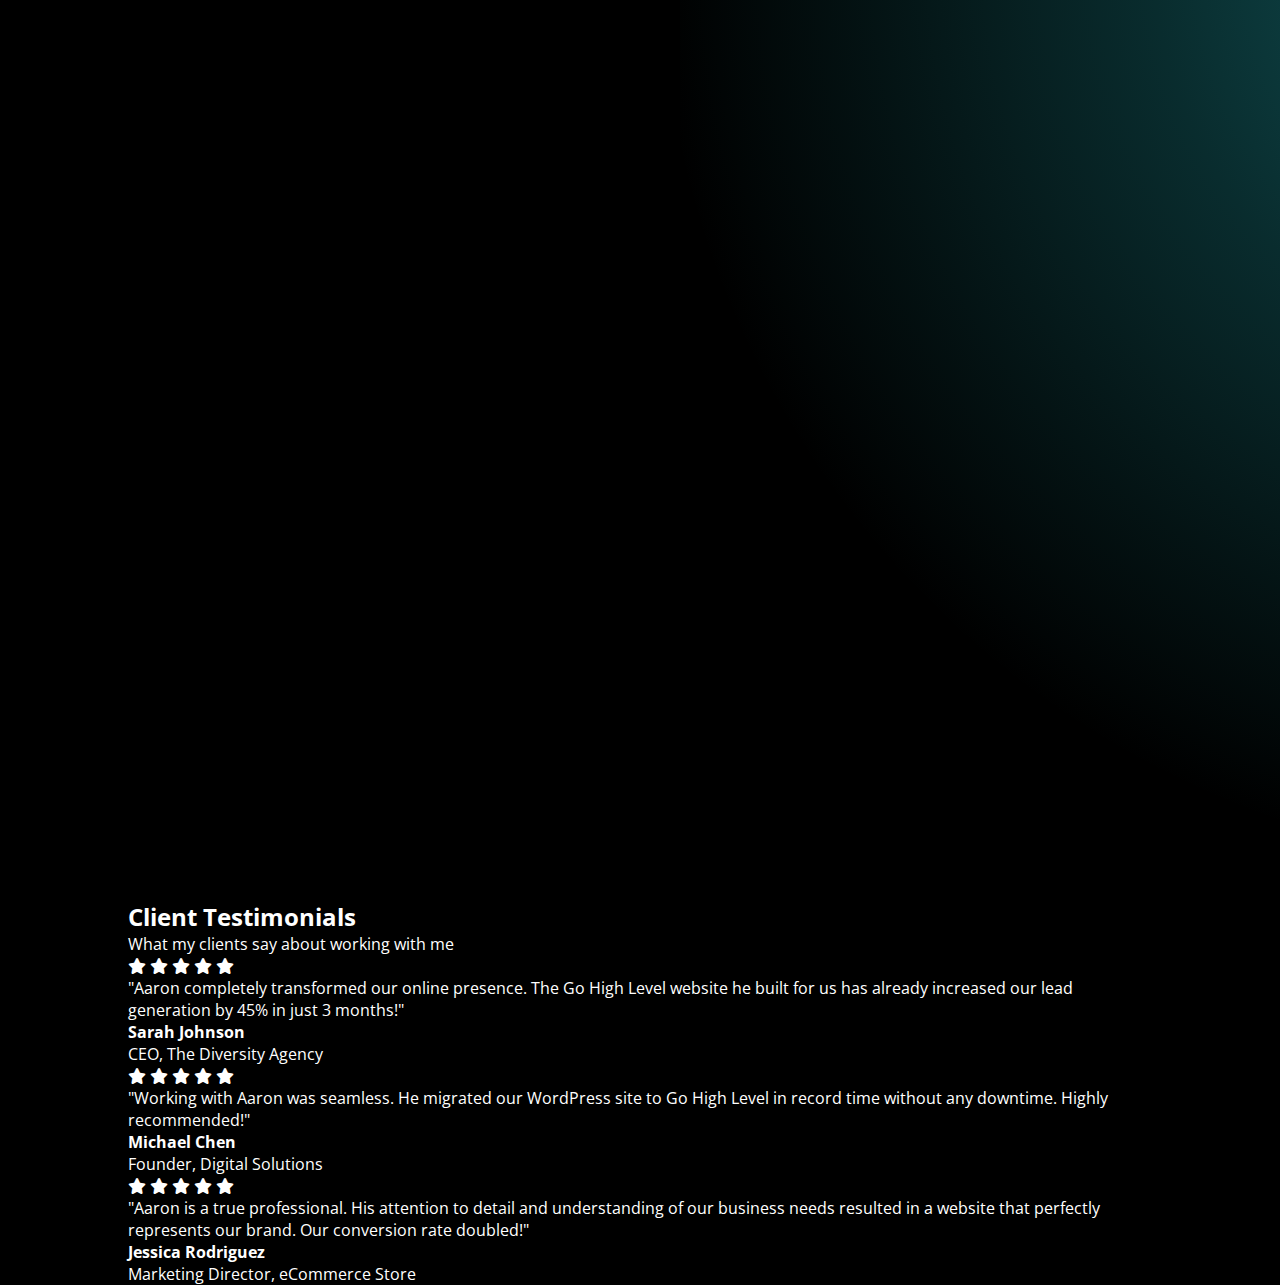
<file: index.html>
<!DOCTYPE html>
<html lang="en">

<head>
  <meta charset="UTF-8">
  <meta name="viewport" content="width=device-width, initial-scale=1.0">
  <meta name="description" content="Full Stack Developer & Designer specializing in Go High Level, WordPress, and modern web solutions. Transform your business with professional web development services.">
  <meta name="keywords" content="web developer, designer, Go High Level, WordPress, full stack developer, web design, business solutions">
  <meta name="author" content="Aaron Hernandez">
  <meta name="robots" content="index, follow">
  <meta name="language" content="English">
  
  <!-- Open Graph Meta Tags -->
  <meta property="og:title" content="Aaron Hernandez - Full Stack Developer & Designer">
  <meta property="og:description" content="Transform your business with professional web development. Specializing in Go High Level, WordPress, and modern web solutions.">
  <meta property="og:image" content="https://aaronchristianhernandez.com/AaronHernandez.png">
  <meta property="og:url" content="https://aaronchristianhernandez.com/">
  <meta property="og:type" content="website">
  <meta property="og:site_name" content="Aaron Hernandez Portfolio">
  
  <!-- Twitter Card Meta Tags -->
  <meta name="twitter:card" content="summary_large_image">
  <meta name="twitter:title" content="Aaron Hernandez - Full Stack Developer & Designer">
  <meta name="twitter:description" content="Transform your business with professional web development. Specializing in Go High Level, WordPress, and modern web solutions.">
  <meta name="twitter:image" content="https://aaronchristianhernandez.com/AaronHernandez.png">
  
  <title>AaronHernandez</title>

  <!-- icons -->
  <link rel="stylesheet" href="https://cdnjs.cloudflare.com/ajax/libs/font-awesome/6.0.0-beta3/css/all.min.css">

  <!-- Styles -->
  <link rel="stylesheet" href="styles.css">

</head>

<body>
  <section id="hero">
    <header>
      <a href="index.html" class="header-logo">Aaron<span></span></a>
      <nav>
        <a href="/" class="nav-item active">Home</a>
        <a href="/about/" class="nav-item">About</a>
        <a href="/services/" class="nav-item">Services</a>
        <a href="/projects/" class="nav-item">Projects</a>
        <a href="/pricing/" class="nav-item">Pricing</a>
        <a href="/contact/" class="nav-item">Contact</a>
      </nav>
    </header>

    <div class="content">
      <div class="left">
        <h3>Hi, I'm <span class="accent">Aaron</span> Hernandez</h3>
        <h2><span >a</span> <span class="typing-container"><span class="typing"></span></span></h2>

        <p>
          I use animation as a third dimension by which to simplify experiences and guiding thro each and every interaction. I'm not adding motion just to spruce things up, but doing it in ways that.
        </p>
        <div class="cta-section">
          <a href="/projects/" class="cta-1">Projects
            <i class="fa-solid fa-code"></i>
          </a>
          <button class="cta-2">Hire me
            <i class="fa-solid fa-arrow-up-right-from-square"></i>
          </button>
        </div>
        <div class="social-section">
          <i class="fa-brands fa-facebook-f"></i>
          <i class="fa-brands fa-instagram"></i>
          <i class="fa-brands fa-linkedin-in"></i>
        </div>
      </div>

      <div class="right">
        <div class="img-wrap">
          <img class="hero-img " src="AaronHernandez.png" alt="Aaron Hernandez">
    
        </div>
      </div>


    </div>
  </section>

  <script>
    const typingElement = document.querySelector('.typing');
    const words = ['Website Developer.', 'Go High Level Expert', 'WordPress Developer.', 'Social Media Manager.'];
    let wordIndex = 0;
    let charIndex = 0;
    let isDeleting = false;
    let typeSpeed = 100;
    let deleteSpeed = 50;
    let delayBetweenWords = 2000;
    let lastTypeTime = Date.now();

    function type() {
      const currentWord = words[wordIndex];
      const now = Date.now();

      // Typing phase
      if (!isDeleting && charIndex < currentWord.length) {
        if (now - lastTypeTime > typeSpeed) {
          typingElement.textContent += currentWord.charAt(charIndex);
          charIndex++;
          lastTypeTime = now;
        }
      }
      // Deleting phase
      else if (isDeleting && charIndex > 0) {
        if (now - lastTypeTime > deleteSpeed) {
          typingElement.textContent = currentWord.substring(0, charIndex - 1);
          charIndex--;
          lastTypeTime = now;
        }
      }
      // Switch to deleting after word is typed
      else if (!isDeleting && charIndex === currentWord.length) {
        isDeleting = true;
        lastTypeTime = now + delayBetweenWords;
      }
      // Move to next word
      else if (isDeleting && charIndex === 0) {
        isDeleting = false;
        wordIndex = (wordIndex + 1) % words.length;
        lastTypeTime = now;
      }

      requestAnimationFrame(type);
    }

    type();
  </script>

  <!-- Testimonials Section -->
  <section id="testimonials">
    <div class="testimonials-container">
      <h2>Client <span class="accent-large">Testimonials</span></h2>
      <p class="testimonials-subtitle">What my clients say about working with me</p>
      
      <div class="testimonials-grid">
        <div class="testimonial-card" style="--index: 0;">
          <div class="stars">
            <i class="fas fa-star"></i>
            <i class="fas fa-star"></i>
            <i class="fas fa-star"></i>
            <i class="fas fa-star"></i>
            <i class="fas fa-star"></i>
          </div>
          <p class="testimonial-text">"Aaron completely transformed our online presence. The Go High Level website he built for us has already increased our lead generation by 45% in just 3 months!"</p>
          <div class="testimonial-author">
            <div class="author-info">
              <h4>Sarah Johnson</h4>
              <p>CEO, The Diversity Agency</p>
            </div>
          </div>
        </div>

        <div class="testimonial-card" style="--index: 1;">
          <div class="stars">
            <i class="fas fa-star"></i>
            <i class="fas fa-star"></i>
            <i class="fas fa-star"></i>
            <i class="fas fa-star"></i>
            <i class="fas fa-star"></i>
          </div>
          <p class="testimonial-text">"Working with Aaron was seamless. He migrated our WordPress site to Go High Level in record time without any downtime. Highly recommended!"</p>
          <div class="testimonial-author">
            <div class="author-info">
              <h4>Michael Chen</h4>
              <p>Founder, Digital Solutions</p>
            </div>
          </div>
        </div>

        <div class="testimonial-card" style="--index: 2;">
          <div class="stars">
            <i class="fas fa-star"></i>
            <i class="fas fa-star"></i>
            <i class="fas fa-star"></i>
            <i class="fas fa-star"></i>
            <i class="fas fa-star"></i>
          </div>
          <p class="testimonial-text">"Aaron is a true professional. His attention to detail and understanding of our business needs resulted in a website that perfectly represents our brand. Our conversion rate doubled!"</p>
          <div class="testimonial-author">
            <div class="author-info">
              <h4>Jessica Rodriguez</h4>
              <p>Marketing Director, eCommerce Store</p>
            </div>
          </div>
        </div>
      </div>
    </div>
  </section>

</body>

</html>
</file>
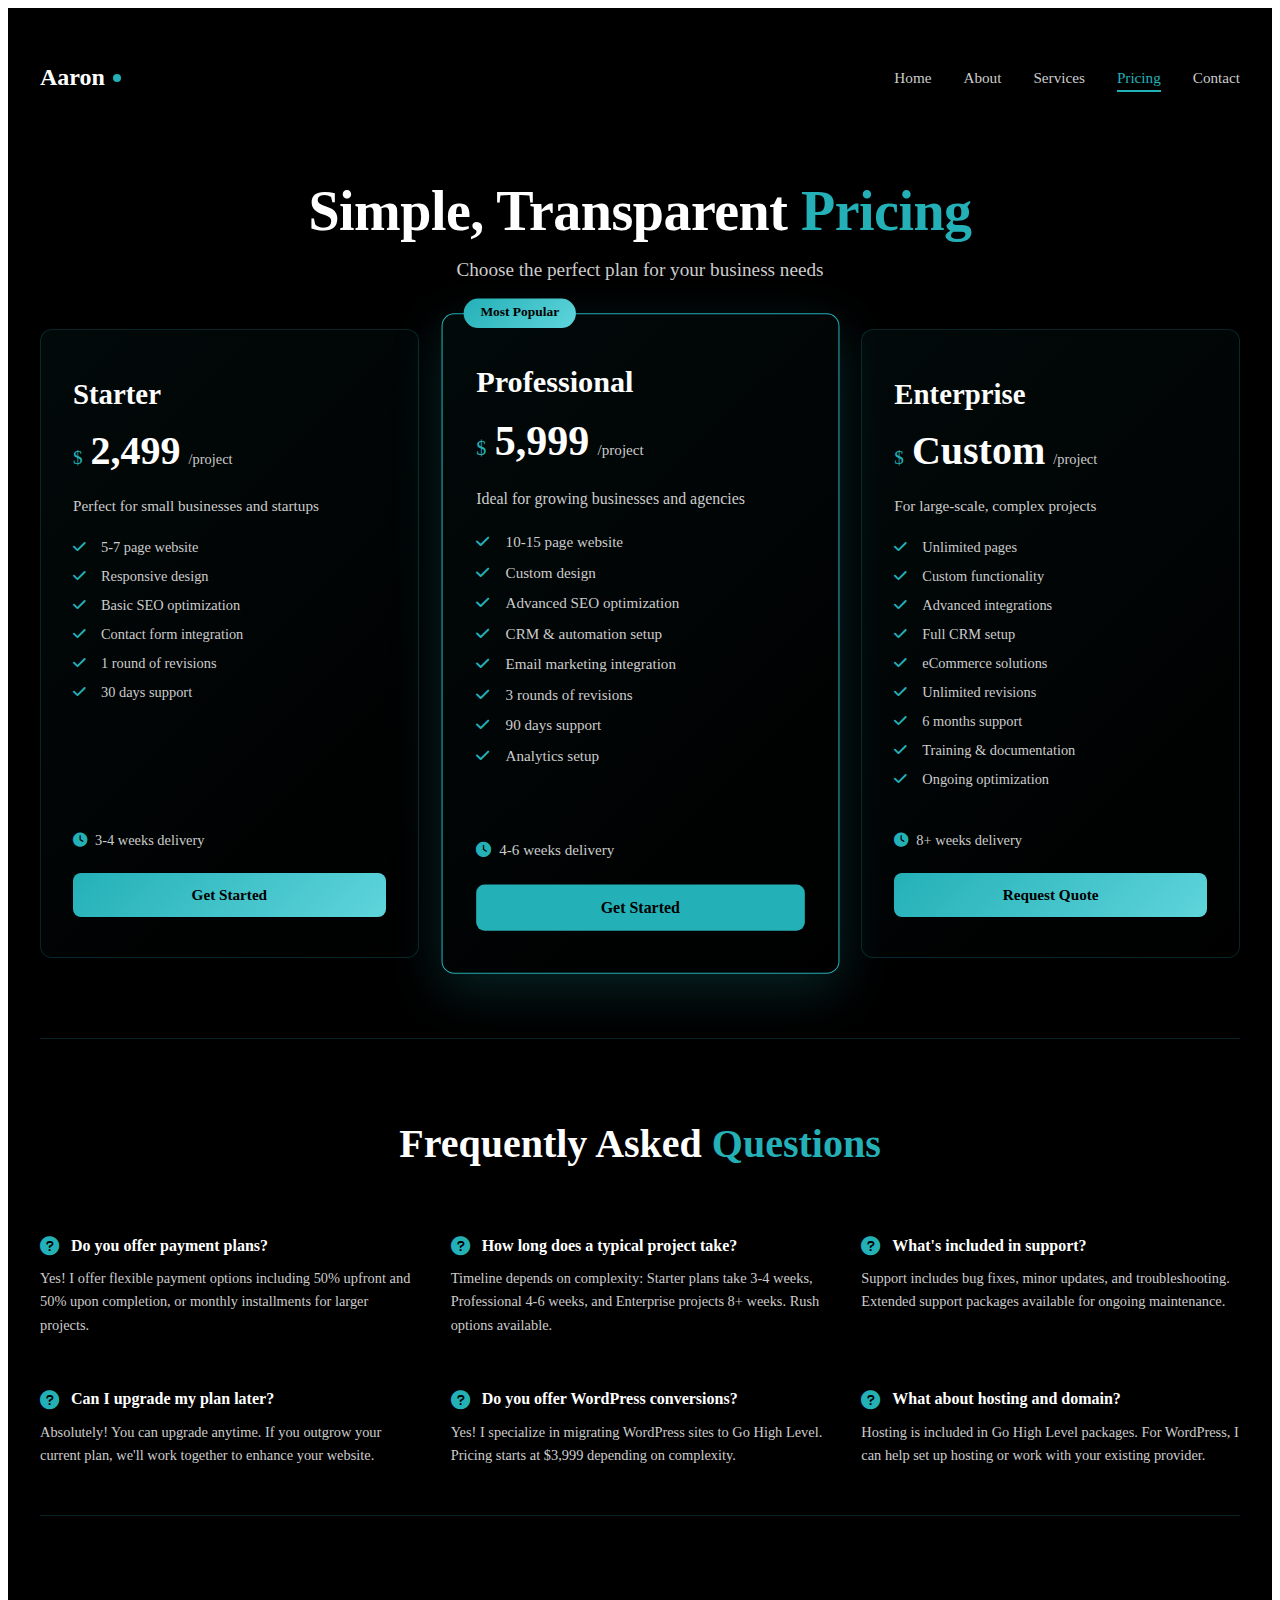
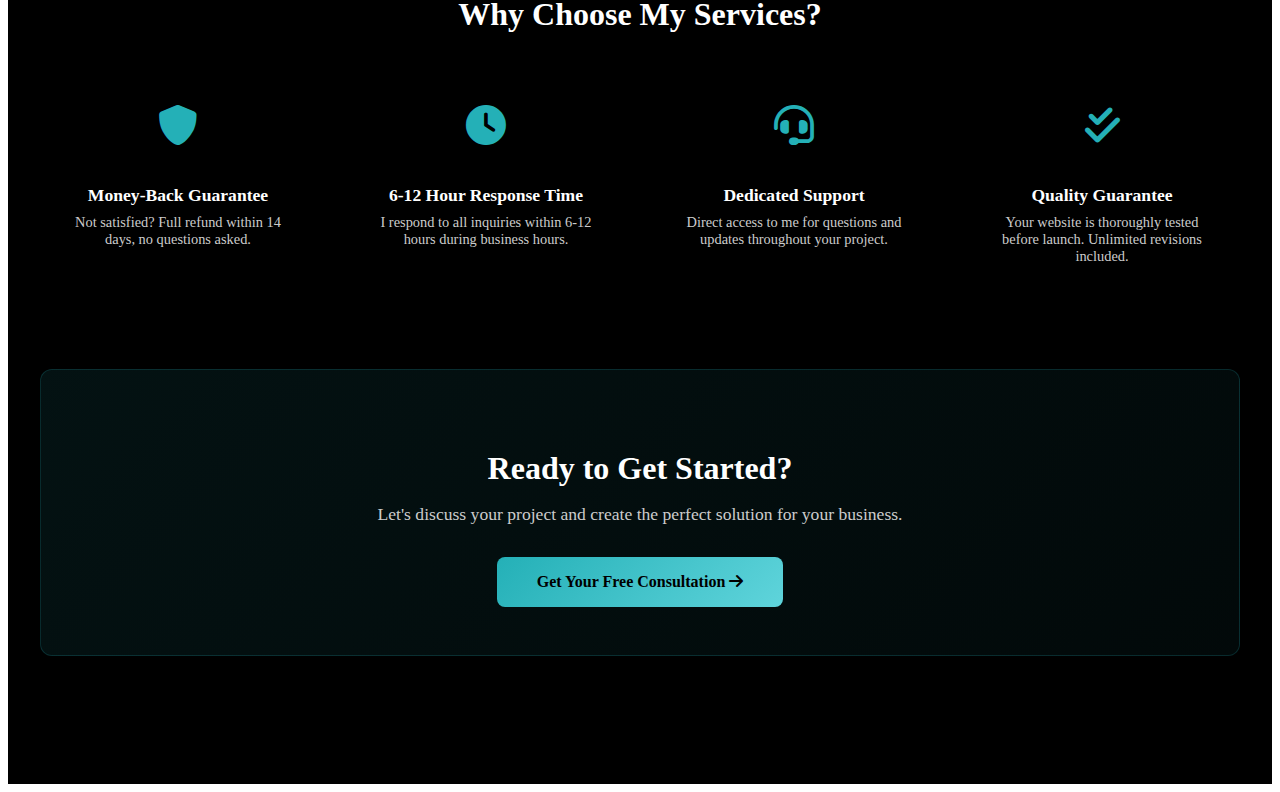
<file: pricing/index.html>
<!DOCTYPE html>
<html lang="en">

<head>
  <meta charset="UTF-8">
  <meta name="viewport" content="width=device-width, initial-scale=1.0">
  <meta name="description" content="Transparent pricing for web development services. Flexible packages: Starter, Professional, and Enterprise solutions tailored to your business.">
  <meta name="keywords" content="pricing, web development pricing, Go High Level pricing, WordPress pricing">
  <meta name="author" content="Aaron Hernandez">
  <meta name="robots" content="index, follow">
  
  <!-- Open Graph Meta Tags -->
  <meta property="og:title" content="Pricing - Aaron Hernandez">
  <meta property="og:description" content="Transparent pricing for web development services. Flexible packages: Starter, Professional, and Enterprise.">
  <meta property="og:image" content="https://aaronchristianhernandez.com/AaronHernandez.png">
  <meta property="og:url" content="https://aaronchristianhernandez.com/pricing/">
  <meta property="og:type" content="website">
  
  <!-- Twitter Card Meta Tags -->
  <meta name="twitter:card" content="summary_large_image">
  <meta name="twitter:title" content="Pricing - Aaron Hernandez">
  <meta name="twitter:description" content="Transparent pricing for web development services. Flexible packages: Starter, Professional, and Enterprise.">
  <meta name="twitter:image" content="https://aaronchristianhernandez.com/AaronHernandez.png">
  
  <title>Pricing - Aaron Hernandez</title>

  <!-- icons -->
  <link rel="stylesheet" href="https://cdnjs.cloudflare.com/ajax/libs/font-awesome/6.0.0-beta3/css/all.min.css">

  <!-- Styles -->
  <link rel="stylesheet" href="pricing.css">

</head>

<body>
  <section id="pricing-hero">
    <header>
      <a href="/" class="header-logo">Aaron<span></span></a>
      <nav>
        <a href="/" class="nav-item">Home</a>
        <a href="/about/" class="nav-item">About</a>
        <a href="/services/" class="nav-item">Services</a>
        <a href="/pricing/" class="nav-item active">Pricing</a>
        <a href="/contact/" class="nav-item">Contact</a>
      </nav>
    </header>

    <div class="pricing-container">
      <div class="section-header">
        <h1>Simple, Transparent <span class="accent-large">Pricing</span></h1>
        <p>Choose the perfect plan for your business needs</p>
      </div>

      <div class="pricing-grid">
        <!-- Starter Plan -->
        <div class="pricing-card" style="--index: 0;">
          <div class="plan-name">Starter</div>
          <div class="plan-price">
            <span class="currency">$</span>
            <span class="amount">2,499</span>
            <span class="period">/project</span>
          </div>
          <p class="plan-description">Perfect for small businesses and startups</p>
          
          <ul class="plan-features">
            <li><i class="fas fa-check"></i> 5-7 page website</li>
            <li><i class="fas fa-check"></i> Responsive design</li>
            <li><i class="fas fa-check"></i> Basic SEO optimization</li>
            <li><i class="fas fa-check"></i> Contact form integration</li>
            <li><i class="fas fa-check"></i> 1 round of revisions</li>
            <li><i class="fas fa-check"></i> 30 days support</li>
          </ul>

          <div class="plan-timeline">
            <i class="fas fa-clock"></i>
            <span>3-4 weeks delivery</span>
          </div>

          <a href="/contact/" class="cta-btn">Get Started</a>
        </div>

        <!-- Professional Plan (Most Popular) -->
        <div class="pricing-card featured" style="--index: 1;">
          <div class="popular-badge">Most Popular</div>
          <div class="plan-name">Professional</div>
          <div class="plan-price">
            <span class="currency">$</span>
            <span class="amount">5,999</span>
            <span class="period">/project</span>
          </div>
          <p class="plan-description">Ideal for growing businesses and agencies</p>
          
          <ul class="plan-features">
            <li><i class="fas fa-check"></i> 10-15 page website</li>
            <li><i class="fas fa-check"></i> Custom design</li>
            <li><i class="fas fa-check"></i> Advanced SEO optimization</li>
            <li><i class="fas fa-check"></i> CRM & automation setup</li>
            <li><i class="fas fa-check"></i> Email marketing integration</li>
            <li><i class="fas fa-check"></i> 3 rounds of revisions</li>
            <li><i class="fas fa-check"></i> 90 days support</li>
            <li><i class="fas fa-check"></i> Analytics setup</li>
          </ul>

          <div class="plan-timeline">
            <i class="fas fa-clock"></i>
            <span>4-6 weeks delivery</span>
          </div>

          <a href="/contact/" class="cta-btn featured-btn">Get Started</a>
        </div>

        <!-- Enterprise Plan -->
        <div class="pricing-card" style="--index: 2;">
          <div class="plan-name">Enterprise</div>
          <div class="plan-price">
            <span class="currency">$</span>
            <span class="amount">Custom</span>
            <span class="period">/project</span>
          </div>
          <p class="plan-description">For large-scale, complex projects</p>
          
          <ul class="plan-features">
            <li><i class="fas fa-check"></i> Unlimited pages</li>
            <li><i class="fas fa-check"></i> Custom functionality</li>
            <li><i class="fas fa-check"></i> Advanced integrations</li>
            <li><i class="fas fa-check"></i> Full CRM setup</li>
            <li><i class="fas fa-check"></i> eCommerce solutions</li>
            <li><i class="fas fa-check"></i> Unlimited revisions</li>
            <li><i class="fas fa-check"></i> 6 months support</li>
            <li><i class="fas fa-check"></i> Training & documentation</li>
            <li><i class="fas fa-check"></i> Ongoing optimization</li>
          </ul>

          <div class="plan-timeline">
            <i class="fas fa-clock"></i>
            <span>8+ weeks delivery</span>
          </div>

          <a href="/contact/" class="cta-btn">Request Quote</a>
        </div>
      </div>

      <!-- FAQ Section -->
      <div class="faq-section">
        <h2>Frequently Asked <span class="accent-large">Questions</span></h2>
        
        <div class="faq-grid">
          <div class="faq-item" style="--index: 0;">
            <h4><i class="fas fa-question-circle"></i> Do you offer payment plans?</h4>
            <p>Yes! I offer flexible payment options including 50% upfront and 50% upon completion, or monthly installments for larger projects.</p>
          </div>

          <div class="faq-item" style="--index: 1;">
            <h4><i class="fas fa-question-circle"></i> How long does a typical project take?</h4>
            <p>Timeline depends on complexity: Starter plans take 3-4 weeks, Professional 4-6 weeks, and Enterprise projects 8+ weeks. Rush options available.</p>
          </div>

          <div class="faq-item" style="--index: 2;">
            <h4><i class="fas fa-question-circle"></i> What's included in support?</h4>
            <p>Support includes bug fixes, minor updates, and troubleshooting. Extended support packages available for ongoing maintenance.</p>
          </div>

          <div class="faq-item" style="--index: 3;">
            <h4><i class="fas fa-question-circle"></i> Can I upgrade my plan later?</h4>
            <p>Absolutely! You can upgrade anytime. If you outgrow your current plan, we'll work together to enhance your website.</p>
          </div>

          <div class="faq-item" style="--index: 4;">
            <h4><i class="fas fa-question-circle"></i> Do you offer WordPress conversions?</h4>
            <p>Yes! I specialize in migrating WordPress sites to Go High Level. Pricing starts at $3,999 depending on complexity.</p>
          </div>

          <div class="faq-item" style="--index: 5;">
            <h4><i class="fas fa-question-circle"></i> What about hosting and domain?</h4>
            <p>Hosting is included in Go High Level packages. For WordPress, I can help set up hosting or work with your existing provider.</p>
          </div>
        </div>
      </div>

      <!-- Trust Section -->
      <div class="trust-section">
        <h3>Why Choose My Services?</h3>
        <div class="trust-grid">
          <div class="trust-item">
            <i class="fas fa-shield-alt"></i>
            <h4>Money-Back Guarantee</h4>
            <p>Not satisfied? Full refund within 14 days, no questions asked.</p>
          </div>
          <div class="trust-item">
            <i class="fas fa-clock"></i>
            <h4>6-12 Hour Response Time</h4>
            <p>I respond to all inquiries within 6-12 hours during business hours.</p>
          </div>
          <div class="trust-item">
            <i class="fas fa-headset"></i>
            <h4>Dedicated Support</h4>
            <p>Direct access to me for questions and updates throughout your project.</p>
          </div>
          <div class="trust-item">
            <i class="fas fa-check-double"></i>
            <h4>Quality Guarantee</h4>
            <p>Your website is thoroughly tested before launch. Unlimited revisions included.</p>
          </div>
        </div>
      </div>

      <!-- Final CTA -->
      <div class="final-cta">
        <h3>Ready to Get Started?</h3>
        <p>Let's discuss your project and create the perfect solution for your business.</p>
        <a href="/contact/" class="cta-btn-large">Get Your Free Consultation <i class="fas fa-arrow-right"></i></a>
      </div>
    </div>
  </section>

</body>

</html>
</file>
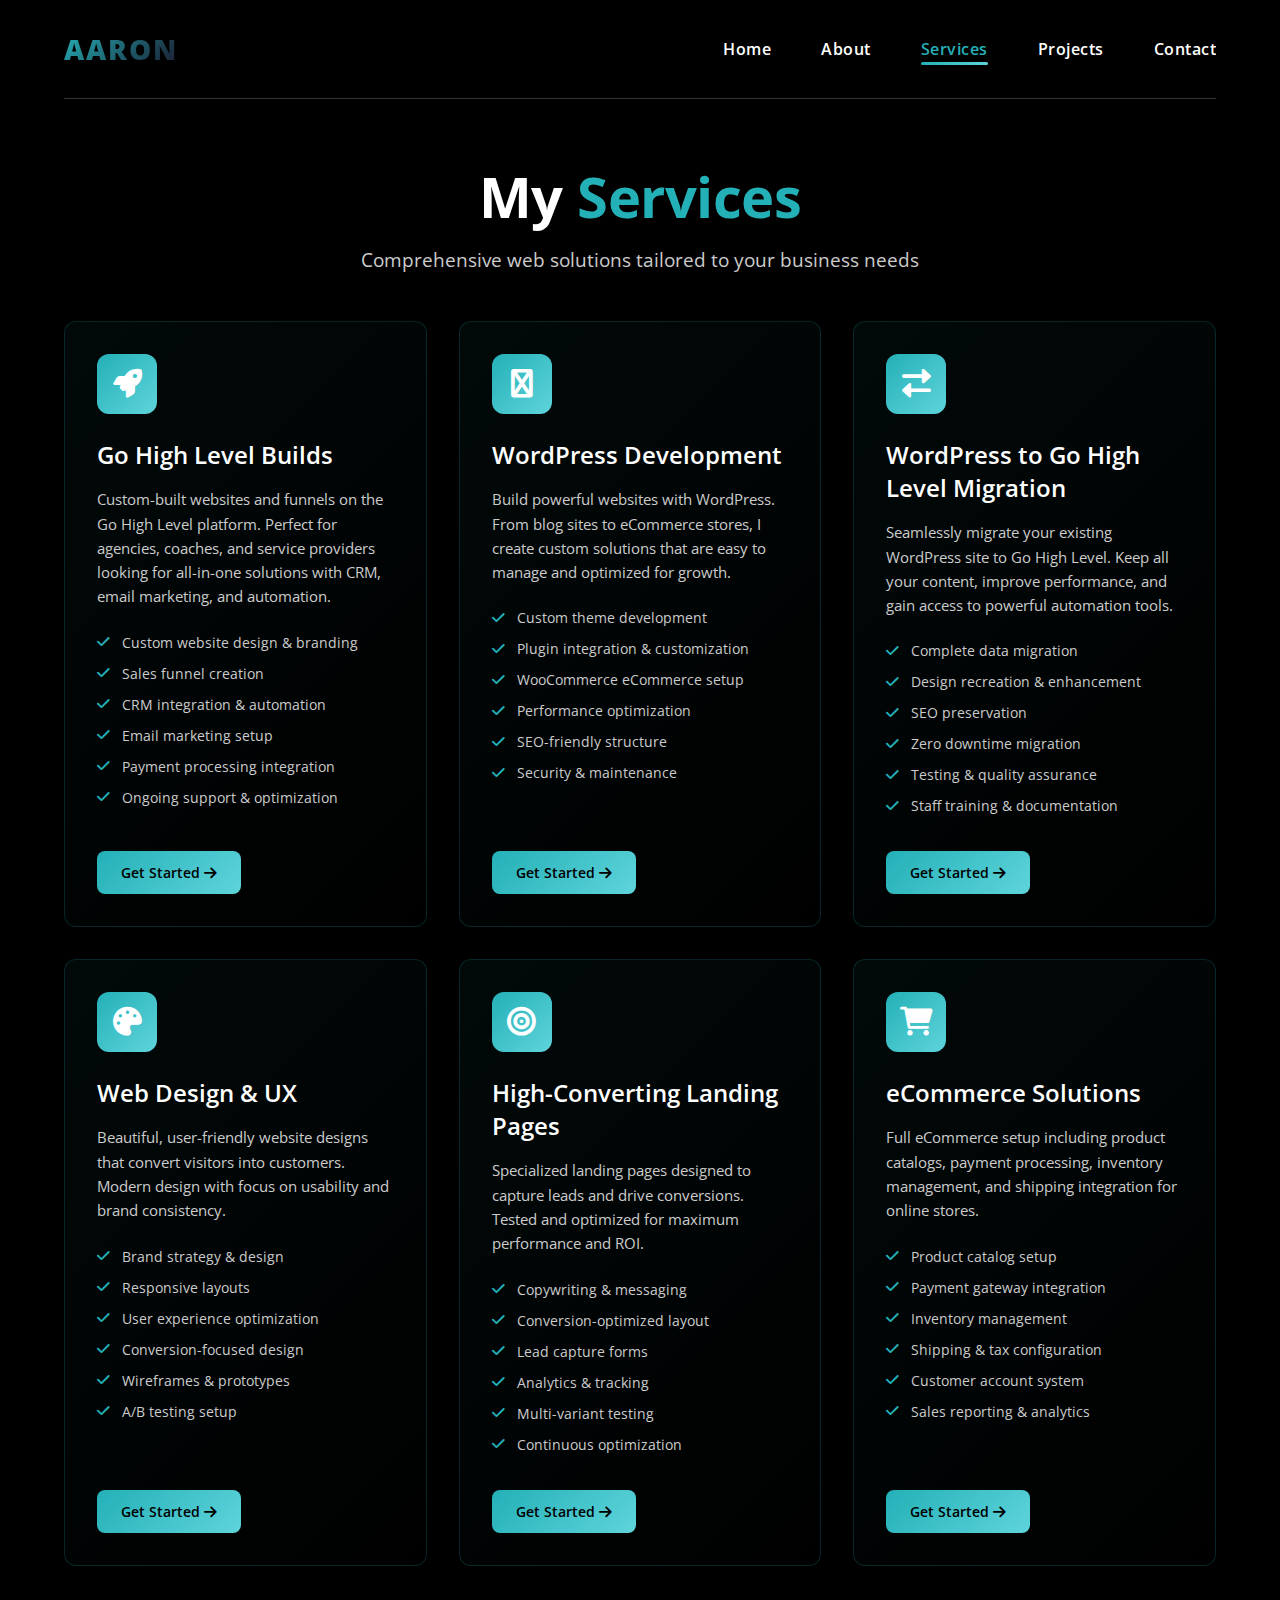
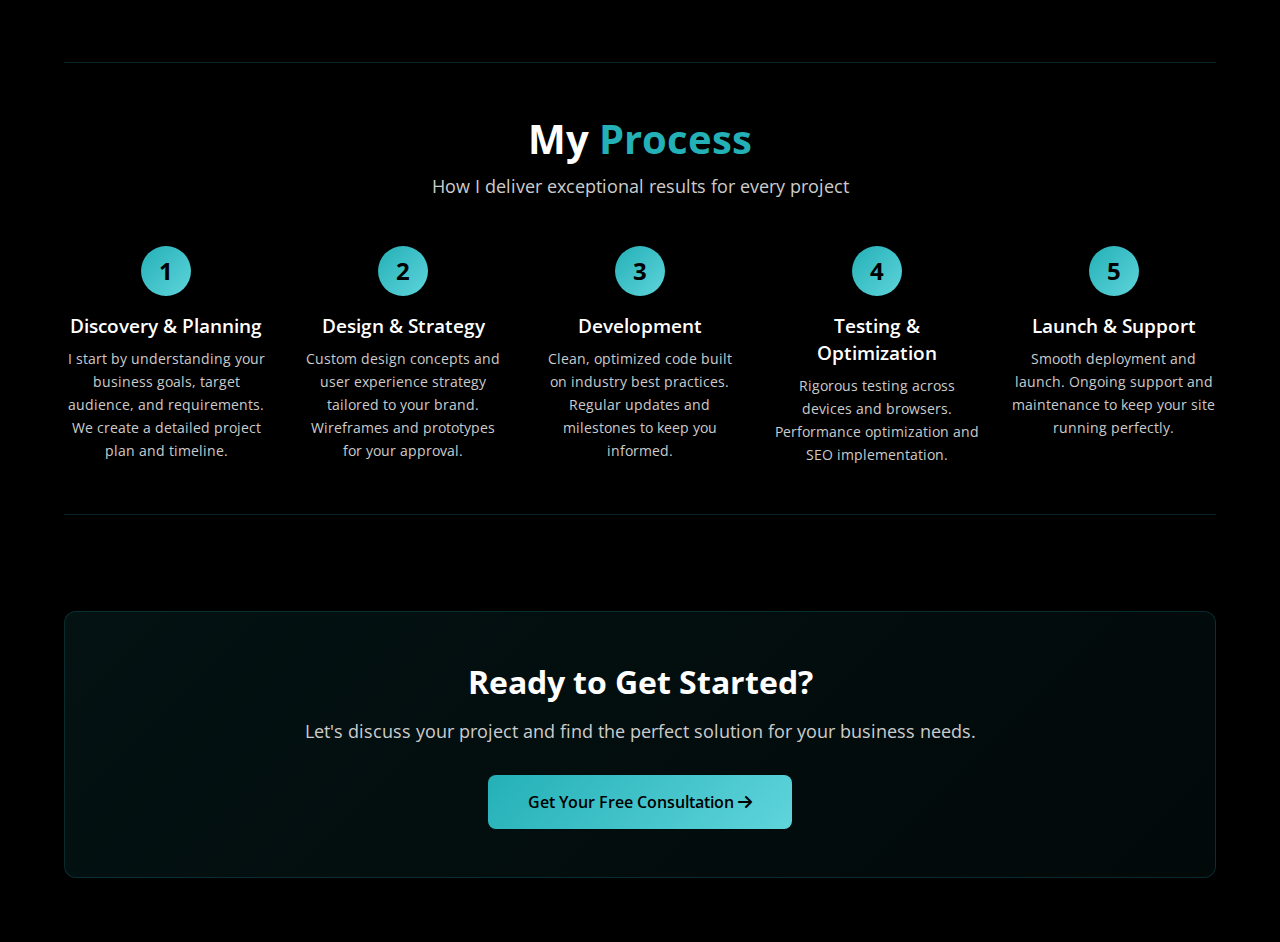
<file: services/index.html>
<!DOCTYPE html>
<html lang="en">

<head>
  <meta charset="UTF-8">
  <meta name="viewport" content="width=device-width, initial-scale=1.0">
  <meta name="description" content="Professional web development services: Go High Level builds, WordPress conversions, web design, eCommerce, and landing page optimization.">
  <meta name="keywords" content="web development services, Go High Level, WordPress, web design, landing pages, eCommerce">
  <meta name="author" content="Aaron Hernandez">
  <meta name="robots" content="index, follow">
  
  <!-- Open Graph Meta Tags -->
  <meta property="og:title" content="Services - Aaron Hernandez">
  <meta property="og:description" content="Professional web development services: Go High Level, WordPress, web design, eCommerce, and more.">
  <meta property="og:image" content="https://aaronchristianhernandez.com/AaronHernandez.png">
  <meta property="og:url" content="https://aaronchristianhernandez.com/services/">
  <meta property="og:type" content="website">
  
  <!-- Twitter Card Meta Tags -->
  <meta name="twitter:card" content="summary_large_image">
  <meta name="twitter:title" content="Services - Aaron Hernandez">
  <meta name="twitter:description" content="Professional web development services: Go High Level, WordPress, web design, eCommerce, and more.">
  <meta name="twitter:image" content="https://aaronchristianhernandez.com/AaronHernandez.png">
  
  <title>Services - Aaron Hernandez</title>

  <!-- icons -->
  <link rel="stylesheet" href="https://cdnjs.cloudflare.com/ajax/libs/font-awesome/6.0.0-beta3/css/all.min.css">

  <!-- Styles -->
  <link rel="stylesheet" href="services.css">

</head>

<body>
  <section id="services-hero">
    <header>
      <a href="/" class="header-logo">Aaron<span></span></a>
      <nav>
        <a href="/" class="nav-item">Home</a>
        <a href="/about/" class="nav-item">About</a>
        <a href="/services/" class="nav-item active">Services</a>
        <a href="/projects/" class="nav-item">Projects</a>
        <a href="/contact/" class="nav-item">Contact</a>
      </nav>
    </header>

    <div class="services-container">
      <div class="section-header">
        <h1>My <span class="accent-large">Services</span></h1>
        <p>Comprehensive web solutions tailored to your business needs</p>
      </div>

      <div class="services-grid">
        <!-- Service 1: Go High Level Builds -->
        <div class="service-card" style="--index: 0;">
          <div class="service-icon">
            <i class="fas fa-rocket"></i>
          </div>
          <h3>Go High Level Builds</h3>
          <p>Custom-built websites and funnels on the Go High Level platform. Perfect for agencies, coaches, and service providers looking for all-in-one solutions with CRM, email marketing, and automation.</p>
          <ul class="service-features">
            <li><i class="fas fa-check"></i> Custom website design & branding</li>
            <li><i class="fas fa-check"></i> Sales funnel creation</li>
            <li><i class="fas fa-check"></i> CRM integration & automation</li>
            <li><i class="fas fa-check"></i> Email marketing setup</li>
            <li><i class="fas fa-check"></i> Payment processing integration</li>
            <li><i class="fas fa-check"></i> Ongoing support & optimization</li>
          </ul>
          <button class="cta-btn">Get Started <i class="fas fa-arrow-right"></i></button>
        </div>

        <!-- Service 2: WordPress Solutions -->
        <div class="service-card" style="--index: 1;">
          <div class="service-icon">
            <i class="fas fa-wordpress"></i>
          </div>
          <h3>WordPress Development</h3>
          <p>Build powerful websites with WordPress. From blog sites to eCommerce stores, I create custom solutions that are easy to manage and optimized for growth.</p>
          <ul class="service-features">
            <li><i class="fas fa-check"></i> Custom theme development</li>
            <li><i class="fas fa-check"></i> Plugin integration & customization</li>
            <li><i class="fas fa-check"></i> WooCommerce eCommerce setup</li>
            <li><i class="fas fa-check"></i> Performance optimization</li>
            <li><i class="fas fa-check"></i> SEO-friendly structure</li>
            <li><i class="fas fa-check"></i> Security & maintenance</li>
          </ul>
          <button class="cta-btn">Get Started <i class="fas fa-arrow-right"></i></button>
        </div>

        <!-- Service 3: WordPress to GHL Migration -->
        <div class="service-card" style="--index: 2;">
          <div class="service-icon">
            <i class="fas fa-exchange-alt"></i>
          </div>
          <h3>WordPress to Go High Level Migration</h3>
          <p>Seamlessly migrate your existing WordPress site to Go High Level. Keep all your content, improve performance, and gain access to powerful automation tools.</p>
          <ul class="service-features">
            <li><i class="fas fa-check"></i> Complete data migration</li>
            <li><i class="fas fa-check"></i> Design recreation & enhancement</li>
            <li><i class="fas fa-check"></i> SEO preservation</li>
            <li><i class="fas fa-check"></i> Zero downtime migration</li>
            <li><i class="fas fa-check"></i> Testing & quality assurance</li>
            <li><i class="fas fa-check"></i> Staff training & documentation</li>
          </ul>
          <button class="cta-btn">Get Started <i class="fas fa-arrow-right"></i></button>
        </div>

        <!-- Service 4: Web Design -->
        <div class="service-card" style="--index: 3;">
          <div class="service-icon">
            <i class="fas fa-palette"></i>
          </div>
          <h3>Web Design & UX</h3>
          <p>Beautiful, user-friendly website designs that convert visitors into customers. Modern design with focus on usability and brand consistency.</p>
          <ul class="service-features">
            <li><i class="fas fa-check"></i> Brand strategy & design</li>
            <li><i class="fas fa-check"></i> Responsive layouts</li>
            <li><i class="fas fa-check"></i> User experience optimization</li>
            <li><i class="fas fa-check"></i> Conversion-focused design</li>
            <li><i class="fas fa-check"></i> Wireframes & prototypes</li>
            <li><i class="fas fa-check"></i> A/B testing setup</li>
          </ul>
          <button class="cta-btn">Get Started <i class="fas fa-arrow-right"></i></button>
        </div>

        <!-- Service 5: Landing Pages -->
        <div class="service-card" style="--index: 4;">
          <div class="service-icon">
            <i class="fas fa-bullseye"></i>
          </div>
          <h3>High-Converting Landing Pages</h3>
          <p>Specialized landing pages designed to capture leads and drive conversions. Tested and optimized for maximum performance and ROI.</p>
          <ul class="service-features">
            <li><i class="fas fa-check"></i> Copywriting & messaging</li>
            <li><i class="fas fa-check"></i> Conversion-optimized layout</li>
            <li><i class="fas fa-check"></i> Lead capture forms</li>
            <li><i class="fas fa-check"></i> Analytics & tracking</li>
            <li><i class="fas fa-check"></i> Multi-variant testing</li>
            <li><i class="fas fa-check"></i> Continuous optimization</li>
          </ul>
          <button class="cta-btn">Get Started <i class="fas fa-arrow-right"></i></button>
        </div>

        <!-- Service 6: eCommerce Solutions -->
        <div class="service-card" style="--index: 5;">
          <div class="service-icon">
            <i class="fas fa-shopping-cart"></i>
          </div>
          <h3>eCommerce Solutions</h3>
          <p>Full eCommerce setup including product catalogs, payment processing, inventory management, and shipping integration for online stores.</p>
          <ul class="service-features">
            <li><i class="fas fa-check"></i> Product catalog setup</li>
            <li><i class="fas fa-check"></i> Payment gateway integration</li>
            <li><i class="fas fa-check"></i> Inventory management</li>
            <li><i class="fas fa-check"></i> Shipping & tax configuration</li>
            <li><i class="fas fa-check"></i> Customer account system</li>
            <li><i class="fas fa-check"></i> Sales reporting & analytics</li>
          </ul>
          <button class="cta-btn">Get Started <i class="fas fa-arrow-right"></i></button>
        </div>
      </div>

      <!-- Service Process Section -->
      <div class="process-section">
        <h2>My <span class="accent-large">Process</span></h2>
        <p class="section-subtitle">How I deliver exceptional results for every project</p>
        
        <div class="process-steps">
          <div class="step" style="--step: 1;">
            <div class="step-number">1</div>
            <h4>Discovery & Planning</h4>
            <p>I start by understanding your business goals, target audience, and requirements. We create a detailed project plan and timeline.</p>
          </div>

          <div class="step" style="--step: 2;">
            <div class="step-number">2</div>
            <h4>Design & Strategy</h4>
            <p>Custom design concepts and user experience strategy tailored to your brand. Wireframes and prototypes for your approval.</p>
          </div>

          <div class="step" style="--step: 3;">
            <div class="step-number">3</div>
            <h4>Development</h4>
            <p>Clean, optimized code built on industry best practices. Regular updates and milestones to keep you informed.</p>
          </div>

          <div class="step" style="--step: 4;">
            <div class="step-number">4</div>
            <h4>Testing & Optimization</h4>
            <p>Rigorous testing across devices and browsers. Performance optimization and SEO implementation.</p>
          </div>

          <div class="step" style="--step: 5;">
            <div class="step-number">5</div>
            <h4>Launch & Support</h4>
            <p>Smooth deployment and launch. Ongoing support and maintenance to keep your site running perfectly.</p>
          </div>
        </div>
      </div>

      <!-- CTA Section -->
      <div class="cta-section">
        <h2>Ready to Get Started?</h2>
        <p>Let's discuss your project and find the perfect solution for your business needs.</p>
        <a href="/contact/" class="cta-btn-large">Get Your Free Consultation <i class="fas fa-arrow-right"></i></a>
      </div>
    </div>
  </section>

</body>

</html>
</file>
<file: styles.css>
@import url('https://fonts.googleapis.com/css2?family=Open+Sans:ital,wght@0,300..800;1,300..800&display=swap');

* {
  padding: 0;
  margin: 0;
  outline: none;
  border: none;
  font-family: "Open Sans", sans-serif;
}

body {
  padding: 0 10%;
  min-height: 100vh;
  background: #000000;
  color: #ffffff;
}
#hero {
  height: 100vh;
  overflow: hidden;
}

#hero::before {
  content: '';
  position: absolute;
  top: -50px;
  right: -300px;
  width: 900px;
  height: 1100px;
  background: radial-gradient(circle at top right, rgba(36, 176, 183, 0.5) 0%, rgba(36, 176, 183, 0.25) 30%, transparent 65%);
  pointer-events: none;
  z-index: 0;
}
header {
  display: flex;
  align-items: center;
  justify-content: space-between;
  padding: 30px 0;
  gap: 70px;
  animation: topIn 1.4s ease-in-out forwards;
  opacity: 0;
  animation-delay: 0.2s;
  backdrop-filter: blur(10px);
  position: relative;
  z-index: 1;
}
.header-logo {
  font-size: 28px;
  font-weight: 800;
  letter-spacing: 2px;
  text-transform: uppercase;
  background: linear-gradient(135deg, #24B0B7 0%, #1a1a2e 100%);
  -webkit-background-clip: text;
  -webkit-text-fill-color: transparent;
  background-clip: text;
  text-decoration: none;
  transition: 0.3s ease;
}

.header-logo:hover {
  filter: drop-shadow(0 0 8px #24B0B7);
}

.header-logo span {
  font-size: 56px;
  color: #24B0B7;
  line-height: 0.2;
}
nav {
  flex: 1;
  display: flex;
  align-items: center;
  gap: 50px;
  padding: 0;
  justify-content: flex-end;
}

.nav-item {
  font-size: 16px;
  font-weight: 600;
  letter-spacing: 0.5px;
  color: #ffffff;
  text-decoration: none;
  cursor: pointer;
  transition: all 0.3s ease;
  position: relative;
}

.nav-item:hover,
.nav-item.active {
  color: #24B0B7;
}

.nav-item::after {
  content: '';
  position: absolute;
  bottom: -5px;
  left: 0;
  width: 0;
  height: 3px;
  background: linear-gradient(90deg, #24B0B7, #5fd4db);
  border-radius: 2px;
  transition: width 0.3s ease-out;
}

.nav-item:hover::after,
.nav-item.active::after {
  width: 100%;
}

.header-btn:hover {
  transform: translateY(-2px);
  box-shadow: 0 6px 20px rgba(26, 115, 232, 0.5);
}

.content {
  display: grid;
  grid-template-columns: 1.2fr 1fr;
  position: relative;
  z-index: 1;
}
.left {
  display: flex;
  flex-direction: column;
  justify-content: center;
  gap: 30px;
  height: 90vh;
  min-width: 0;
}


.badge-dot {
  width: 8px;
  height: 8px;
  background-color: #24B0B7;
  border-radius: 50%;
  display: inline-block;
}

.content h3 {
  font-size: 3rem;
  color: #ffffff;
  animation: bottomIn 1.4s ease-in-out forwards;
  opacity: 0;
  animation-delay: 0.2s;
  font-weight: 400;
  margin: 0;
}

.content h3 .accent {
  color: #24B0B7;
  font-weight: 700;
}

.content h1 {
  font-size: 5.5rem;
  color: #ffffff;
  text-transform: uppercase;
  font-weight: 800;
  letter-spacing: 5px;
  margin: -40px 0;
  animation: bottomIn 1.4s ease-in-out forwards;
  opacity: 0;
  animation-delay: 0.3s;
  line-height: 1.1;
}
h1 span {
  color: #ffffff;
  font-weight: 900;
}

.content h2 {
  font-size: 3rem;
  color: #ffffff;
  font-weight: 400;
  letter-spacing: 0.5px;
  margin: -20px 0 20px 0;
  animation: bottomIn 1.4s ease-in-out forwards;
  opacity: 0;
  animation-delay: 0.3s;
  line-height: 1.2;
  word-spacing: -0.1em;
  white-space: nowrap;
  overflow: visible;
}

.content h2 .accent-large {
  color: #24B0B7;
  font-weight: 700;
}

.content p {
  font-size: 18px;
  line-height: 1.8;
  color: #cccccc;
  animation: bottomIn 1.4s ease-in-out forwards;
  opacity: 0;
  animation-delay: 0.4s;
}

.cta-section {
  display: flex;
  align-items: center;
  gap: 60px;
}

.cta-section button {
  font-size: 18px;
  font-weight: 600;
  letter-spacing: 1px;
  text-transform: uppercase;
  height: 50px;
  width: 300px;
  cursor: pointer;
  transition: 0.3s ease;
  border-radius: 25px;
  box-shadow: 0 8px 20px rgba(26, 26, 46, 0.15);
  
  animation: bottomIn 1.4s ease-in-out forwards;
  opacity: 0;
  animation-delay: 0.5s;
}
.cta-section a {
  font-size: 18px;
  font-weight: 600;
  letter-spacing: 1px;
  text-transform: uppercase;
  height: 50px;
  width: 300px;
  cursor: pointer;
  transition: 0.3s ease;
  border-radius: 25px;
  box-shadow: 0 8px 20px rgba(26, 26, 46, 0.15);
  display: flex;
  align-items: center;
  justify-content: center;
  gap: 10px;
  text-decoration: none;
  
  animation: bottomIn 1.4s ease-in-out forwards;
  opacity: 0;
  animation-delay: 0.5s;
}
.cta-1 {
  background: #ffffff;
  color: #000000;
}

.cta-1:hover {
  transform: translateY(-3px);
  box-shadow: 0 12px 30px rgba(255, 255, 255, 0.3);
}

.cta-2 {
  background-color: transparent;
  color: #ffffff;
  border: 2px solid #24B0B7;
}

.cta-2:hover {
  background-color: #24B0B7;
  color: #000000;
  transform: translateY(-3px);
  box-shadow: 0 12px 30px rgba(36, 176, 183, 0.4);
} 
.right {
  position: relative;
  overflow: hidden;
}

.hero-img {
  width: 140%;
  position: absolute;
  bottom: -20px;
  right: -120px;
  animation: imgIn 1.4s ease-in-out forwards;
  animation-delay: 0.2s;
  opacity: 0;
}

.social-section {
  display: flex;
  align-items: center;
  gap: 30px;
  margin-top: 50px;
}
.social-section i {
  font-size: 24px;
  display: flex;
  align-items: center;
  justify-content: center;
  height: 60px;
  width: 60px;
  padding: 0;
  border-radius: 12px;
  color: #ffffff;
  cursor: pointer;
  transition: 0.3s ease;
  background-color: #1a1a1a;
  box-shadow: 0 8px 24px rgba(255, 23, 68, 0.1);
  border: 1px solid #333;
  
  animation: bottomIn 1.4s ease-in-out forwards;
  opacity: 0;
  animation-delay: 0.6s;
}
.social-section i:hover {
  background-color: #24B0B7;
  color: #ffffff;
  transform: translateY(-5px);
  box-shadow: 0 12px 30px rgba(36, 176, 183, 0.3);
}

.img-wrap {
  width: 100%;
  height: 100vh;
}

/* Animation */
@keyframes bottomIn {
  from {
    transform: translateY(250px) ;
  }
  to {
    transform: translateY(0) ;
    opacity: 1;
  }
}

@keyframes topIn {
  from {
    transform: translateY(-100px) ;
  }
  to {
    transform: translateY(0) ;
    opacity: 1;
  }
}

@keyframes imgIn {
  from {
    transform: translateY(250px) scale(0.8) ;
  }
  to {
    transform: translateY(0) scale(1) ;
    opacity: 1;
  }
}

@keyframes fadeIn {
  from {
    opacity: 0;
    transform: translateX(20px);
  }
  to {
    opacity: 1;
    transform: translateX(0);
  }
}

/* Typewriter Animation */
.typing-container {
  position: relative;
  display: inline-block;
}

.typing {
  color: #24B0B7;
  font-weight: 700;
  display: inline-block;
  min-width: 280px;
}

.typing::after {
  content: '';
  position: absolute;
  right: -8px;
  top: 0;
  width: 2px;
  height: 100%;
  background-color: #24B0B7;
  animation: blink 0.7s infinite;
}

@keyframes blink {
  0%, 50% { opacity: 1; }
  51%, 100% { opacity: 0; }
}

@keyframes typing {
  from { width: 0; }
  to { width: 100%; }
}

/* Responsive */

@media screen and (max-width: 428px) {
  body {
    padding: 0 3%;
  }
  #hero {
    overflow: visible;
  }
  header {
    display: flex;
    flex-direction: column;
    gap: 30px;
  }
  nav {
    flex-direction: column;
    gap: 20px;
  }
  .content {
    display: flex;
    flex-direction: column;
    padding-top: 100px;
  }
  .content h3 {
    font-size: 1.5rem;
  }
  
  .content h1 {
    font-size: 3rem;
    letter-spacing: 3px;
    margin: -10px 0;
  }
  h1 span {
    color: #1a1a2e;
  }
  
  .content p {
    margin-top: 0;
  }
  .cta-section {
    flex-direction: column;
    gap: 20px;
  }
  .social-section {
    justify-content: center;
  }
  .hero-img {
    display: none;
  }
}
</file>
<file: pricing/pricing.css>
/* Pricing Page Styles */

#pricing-hero {
  width: 100%;
  background-color: #000;
  color: #fff;
  padding: 2rem 0 4rem;
  overflow-x: hidden;
}

.pricing-container {
  max-width: 1200px;
  margin: 0 auto;
  padding: 0 1rem;
}

/* Header Navigation */
header {
  display: flex;
  justify-content: space-between;
  align-items: center;
  padding: 1.5rem 2rem;
  background-color: rgba(0, 0, 0, 0.8);
  position: sticky;
  top: 0;
  z-index: 100;
}

.header-logo {
  font-size: 1.5rem;
  font-weight: 700;
  color: #fff;
  text-decoration: none;
  display: flex;
  align-items: center;
  gap: 0.5rem;
}

.header-logo span {
  width: 8px;
  height: 8px;
  background: #24B0B7;
  border-radius: 50%;
  display: inline-block;
}

nav {
  display: flex;
  gap: 2rem;
}

.nav-item {
  color: #cccccc;
  text-decoration: none;
  font-weight: 500;
  font-size: 0.95rem;
  transition: color 0.3s ease;
  position: relative;
}

.nav-item:hover,
.nav-item.active {
  color: #24B0B7;
}

.nav-item.active::after {
  content: '';
  position: absolute;
  bottom: -5px;
  left: 0;
  width: 100%;
  height: 2px;
  background: #24B0B7;
}

/* Section Header */
.section-header {
  text-align: center;
  margin: 4rem 0 3rem;
  animation: fadeInUp 0.8s ease-out;
}

.section-header h1 {
  font-size: 3.5rem;
  font-weight: 700;
  margin-bottom: 1rem;
  letter-spacing: -0.5px;
}

.section-header .accent-large {
  color: #24B0B7;
}

.section-header p {
  font-size: 1.2rem;
  color: #cccccc;
  margin: 0;
}

/* Pricing Grid */
.pricing-grid {
  display: grid;
  grid-template-columns: repeat(auto-fit, minmax(320px, 1fr));
  gap: 2rem;
  margin-bottom: 5rem;
}

.pricing-card {
  background: linear-gradient(135deg, rgba(36, 176, 183, 0.05), rgba(36, 176, 183, 0));
  border: 1px solid rgba(36, 176, 183, 0.2);
  border-radius: 12px;
  padding: 2.5rem 2rem;
  animation: fadeInUp 0.8s ease-out;
  animation-delay: calc(var(--index) * 0.15s);
  transition: all 0.3s ease;
  display: flex;
  flex-direction: column;
  position: relative;
}

.pricing-card:hover {
  border-color: #24B0B7;
  box-shadow: 0 8px 30px rgba(36, 176, 183, 0.15);
  transform: translateY(-5px);
}

.pricing-card.featured {
  border-color: #24B0B7;
  box-shadow: 0 15px 50px rgba(36, 176, 183, 0.2);
  transform: scale(1.05);
}

.popular-badge {
  position: absolute;
  top: -15px;
  left: 20px;
  background: linear-gradient(135deg, #24B0B7, #5fd4db);
  color: #000;
  padding: 0.4rem 1rem;
  border-radius: 20px;
  font-size: 0.8rem;
  font-weight: 700;
}

.plan-name {
  font-size: 1.8rem;
  font-weight: 700;
  margin: 0.5rem 0 1rem;
  color: #fff;
}

.plan-price {
  display: flex;
  align-items: baseline;
  gap: 0.5rem;
  margin-bottom: 0.5rem;
}

.currency {
  font-size: 1.2rem;
  color: #24B0B7;
}

.amount {
  font-size: 2.5rem;
  font-weight: 700;
  color: #fff;
}

.period {
  font-size: 0.9rem;
  color: #cccccc;
}

.plan-description {
  color: #cccccc;
  font-size: 0.95rem;
  margin-bottom: 1.5rem;
}

.plan-features {
  list-style: none;
  padding: 0;
  margin: 0 0 2rem 0;
  flex-grow: 1;
}

.plan-features li {
  color: #cccccc;
  font-size: 0.9rem;
  margin-bottom: 0.75rem;
  display: flex;
  align-items: center;
}

.plan-features i {
  color: #24B0B7;
  margin-right: 0.75rem;
  min-width: 16px;
}

.plan-timeline {
  display: flex;
  align-items: center;
  gap: 0.5rem;
  color: #cccccc;
  font-size: 0.9rem;
  margin-bottom: 1.5rem;
}

.plan-timeline i {
  color: #24B0B7;
}

.cta-btn {
  display: inline-block;
  background: linear-gradient(135deg, #24B0B7, #5fd4db);
  color: #000;
  border: none;
  padding: 0.8rem 1.5rem;
  border-radius: 8px;
  font-weight: 600;
  cursor: pointer;
  transition: all 0.3s ease;
  text-align: center;
  text-decoration: none;
  font-size: 0.95rem;
}

.cta-btn:hover {
  transform: translateY(-2px);
  box-shadow: 0 8px 20px rgba(36, 176, 183, 0.3);
}

.featured-btn {
  background: #24B0B7;
  color: #000;
}

/* FAQ Section */
.faq-section {
  margin: 5rem 0;
  padding: 3rem 0;
  border-top: 1px solid rgba(36, 176, 183, 0.2);
  border-bottom: 1px solid rgba(36, 176, 183, 0.2);
}

.faq-section h2 {
  font-size: 2.5rem;
  font-weight: 700;
  text-align: center;
  margin-bottom: 3rem;
  animation: fadeInUp 0.8s ease-out;
}

.faq-section .accent-large {
  color: #24B0B7;
}

.faq-grid {
  display: grid;
  grid-template-columns: repeat(auto-fit, minmax(300px, 1fr));
  gap: 2rem;
}

.faq-item {
  animation: fadeInUp 0.8s ease-out;
  animation-delay: calc(var(--index) * 0.1s);
}

.faq-item h4 {
  color: #fff;
  font-size: 1rem;
  margin-bottom: 0.75rem;
  display: flex;
  align-items: center;
  gap: 0.75rem;
}

.faq-item i {
  color: #24B0B7;
  font-size: 1.2rem;
}

.faq-item p {
  color: #cccccc;
  font-size: 0.9rem;
  line-height: 1.6;
  margin: 0;
}

/* Trust Section */
.trust-section {
  margin: 5rem 0;
  text-align: center;
}

.trust-section h3 {
  font-size: 2rem;
  font-weight: 700;
  margin-bottom: 3rem;
  animation: fadeInUp 0.8s ease-out;
}

.trust-grid {
  display: grid;
  grid-template-columns: repeat(auto-fit, minmax(250px, 1fr));
  gap: 2rem;
}

.trust-item {
  animation: fadeInUp 0.8s ease-out;
  padding: 1.5rem;
}

.trust-item i {
  font-size: 2.5rem;
  color: #24B0B7;
  margin-bottom: 1rem;
}

.trust-item h4 {
  color: #fff;
  font-size: 1.1rem;
  margin-bottom: 0.5rem;
}

.trust-item p {
  color: #cccccc;
  font-size: 0.9rem;
  margin: 0;
}

/* Final CTA */
.final-cta {
  background: linear-gradient(135deg, rgba(36, 176, 183, 0.1), rgba(36, 176, 183, 0.05));
  border: 1px solid rgba(36, 176, 183, 0.2);
  border-radius: 12px;
  padding: 3rem;
  text-align: center;
  margin: 4rem 0;
  animation: fadeInUp 0.8s ease-out;
}

.final-cta h3 {
  font-size: 2rem;
  font-weight: 700;
  margin-bottom: 1rem;
}

.final-cta p {
  font-size: 1.1rem;
  color: #cccccc;
  margin-bottom: 2rem;
}

.cta-btn-large {
  display: inline-block;
  background: linear-gradient(135deg, #24B0B7, #5fd4db);
  color: #000;
  padding: 1rem 2.5rem;
  border-radius: 8px;
  text-decoration: none;
  font-weight: 600;
  transition: all 0.3s ease;
  font-size: 1rem;
}

.cta-btn-large:hover {
  transform: translateY(-3px);
  box-shadow: 0 10px 30px rgba(36, 176, 183, 0.3);
}

/* Animations */
@keyframes fadeInUp {
  from {
    opacity: 0;
    transform: translateY(30px);
  }
  to {
    opacity: 1;
    transform: translateY(0);
  }
}

/* Responsive Design */
@media (max-width: 768px) {
  .pricing-container {
    padding: 0 1rem;
  }

  .section-header h1 {
    font-size: 2.2rem;
  }

  .pricing-grid {
    grid-template-columns: 1fr;
  }

  .pricing-card.featured {
    transform: scale(1);
  }

  nav {
    gap: 1rem;
    font-size: 0.85rem;
  }

  header {
    padding: 1rem 1.5rem;
  }

  .faq-grid {
    grid-template-columns: 1fr;
  }

  .trust-grid {
    grid-template-columns: 1fr;
  }
}

@media (max-width: 428px) {
  .section-header h1 {
    font-size: 1.8rem;
  }

  .pricing-grid {
    gap: 1rem;
  }

  .pricing-card {
    padding: 1.5rem 1rem;
  }

  .plan-name {
    font-size: 1.3rem;
  }

  .amount {
    font-size: 1.8rem;
  }

  nav {
    gap: 0.5rem;
    font-size: 0.7rem;
  }

  .cta-btn-large {
    padding: 0.8rem 1.5rem;
    font-size: 0.9rem;
  }

  .final-cta {
    padding: 1.5rem 1rem;
  }

  .final-cta h3 {
    font-size: 1.3rem;
  }
}
</file>
<file: services/services.css>
/* Services Page Styles */

@import url('https://fonts.googleapis.com/css2?family=Open+Sans:ital,wght@0,300..800;1,300..800&display=swap');

* {
  padding: 0;
  margin: 0;
  outline: none;
  border: none;
  font-family: "Open Sans", sans-serif;
  box-sizing: border-box;
}

html {
  overflow-x: hidden;
}

body {
  padding: 0 5%;
  background-color: #000;
  color: #fff;
  overflow-x: hidden;
}

#services-hero {
  width: 100%;
  min-height: 100vh;
  background-color: #000;
  color: #fff;
  overflow-x: hidden;
}

.services-container {
  max-width: 1200px;
  margin: 0 auto;
}

/* Section Header */
.section-header {
  text-align: center;
  margin: 4rem 0 3rem;
  animation: fadeInUp 0.8s ease-out;
}

.section-header h1 {
  font-size: 3.5rem;
  font-weight: 700;
  margin-bottom: 1rem;
  letter-spacing: -0.5px;
  line-height: 1.2;
}

.section-header .accent-large {
  color: #24B0B7;
}

.section-header p {
  font-size: 1.2rem;
  color: #cccccc;
  margin: 0;
}

/* Services Grid */
.services-grid {
  display: grid;
  grid-template-columns: repeat(auto-fit, minmax(320px, 1fr));
  gap: 2rem;
  margin-bottom: 5rem;
}

.service-card {
  background: linear-gradient(135deg, rgba(36, 176, 183, 0.05), rgba(36, 176, 183, 0));
  border: 1px solid rgba(36, 176, 183, 0.2);
  border-radius: 12px;
  padding: 2rem;
  animation: fadeInUp 0.8s ease-out;
  animation-delay: calc(var(--index) * 0.1s);
  transition: all 0.3s ease;
  display: flex;
  flex-direction: column;
  height: 100%;
}

.service-card:hover {
  border-color: #24B0B7;
  box-shadow: 0 8px 30px rgba(36, 176, 183, 0.15);
  transform: translateY(-5px);
}

.service-icon {
  width: 60px;
  height: 60px;
  background: linear-gradient(135deg, #24B0B7, #5fd4db);
  border-radius: 12px;
  display: flex;
  align-items: center;
  justify-content: center;
  margin-bottom: 1.5rem;
  font-size: 1.8rem;
}

.service-card h3 {
  font-size: 1.5rem;
  font-weight: 600;
  margin: 0 0 1rem 0;
  color: #fff;
}

.service-card p {
  color: #cccccc;
  font-size: 0.95rem;
  line-height: 1.6;
  margin-bottom: 1.5rem;
}

.service-features {
  list-style: none;
  padding: 0;
  margin: 0 0 1.5rem 0;
  flex-grow: 1;
}

.service-features li {
  color: #cccccc;
  font-size: 0.9rem;
  margin-bottom: 0.75rem;
  display: flex;
  align-items: center;
}

.service-features i {
  color: #24B0B7;
  margin-right: 0.75rem;
}

.cta-btn {
  background: linear-gradient(135deg, #24B0B7, #5fd4db);
  color: #000;
  border: none;
  padding: 0.75rem 1.5rem;
  border-radius: 8px;
  font-weight: 600;
  cursor: pointer;
  transition: all 0.3s ease;
  align-self: flex-start;
  font-size: 0.9rem;
}

.cta-btn:hover {
  transform: translateX(5px);
  box-shadow: 0 5px 15px rgba(36, 176, 183, 0.3);
}

/* Process Section */
.process-section {
  margin: 6rem 0;
  padding: 3rem 0;
  border-top: 1px solid rgba(36, 176, 183, 0.2);
  border-bottom: 1px solid rgba(36, 176, 183, 0.2);
  animation: fadeInUp 0.8s ease-out;
}

.process-section h2 {
  font-size: 2.5rem;
  font-weight: 700;
  text-align: center;
  margin-bottom: 0.5rem;
}

.process-section .accent-large {
  color: #24B0B7;
}

.section-subtitle {
  text-align: center;
  color: #cccccc;
  font-size: 1.1rem;
  margin-bottom: 3rem;
}

.process-steps {
  display: grid;
  grid-template-columns: repeat(auto-fit, minmax(200px, 1fr));
  gap: 2rem;
}

.step {
  text-align: center;
  animation: fadeInUp 0.8s ease-out;
  animation-delay: calc(var(--step) * 0.1s);
}

.step-number {
  width: 50px;
  height: 50px;
  background: linear-gradient(135deg, #24B0B7, #5fd4db);
  border-radius: 50%;
  display: flex;
  align-items: center;
  justify-content: center;
  font-weight: 700;
  font-size: 1.5rem;
  margin: 0 auto 1rem;
  color: #000;
}

.step h4 {
  font-size: 1.2rem;
  font-weight: 600;
  margin: 0.5rem 0;
  color: #fff;
}

.step p {
  color: #cccccc;
  font-size: 0.9rem;
  line-height: 1.6;
  margin: 0;
}

/* CTA Section */
.cta-section {
  background: linear-gradient(135deg, rgba(36, 176, 183, 0.1), rgba(36, 176, 183, 0.05));
  border: 1px solid rgba(36, 176, 183, 0.2);
  border-radius: 12px;
  padding: 3rem;
  text-align: center;
  margin: 4rem 0;
  animation: fadeInUp 0.8s ease-out;
}

.cta-section h2 {
  font-size: 2rem;
  font-weight: 700;
  margin-bottom: 1rem;
}

.cta-section p {
  font-size: 1.1rem;
  color: #cccccc;
  margin-bottom: 2rem;
}

.cta-btn-large {
  display: inline-block;
  background: linear-gradient(135deg, #24B0B7, #5fd4db);
  color: #000;
  padding: 1rem 2.5rem;
  border-radius: 8px;
  text-decoration: none;
  font-weight: 600;
  transition: all 0.3s ease;
  font-size: 1rem;
}

.cta-btn-large:hover {
  transform: translateY(-3px);
  box-shadow: 0 10px 30px rgba(36, 176, 183, 0.3);
}

/* Animations */
@keyframes fadeInUp {
  from {
    opacity: 0;
    transform: translateY(30px);
  }
  to {
    opacity: 1;
    transform: translateY(0);
  }
}

/* Header Navigation */
header {
  display: flex;
  align-items: center;
  justify-content: space-between;
  padding: 30px 0;
  gap: 70px;
  position: relative;
  z-index: 1;
border-bottom: 1px solid rgba(255, 255, 255, 0.2);
}

.header-logo {
  font-size: 28px;
  font-weight: 800;
  letter-spacing: 2px;
  text-transform: uppercase;
  background: linear-gradient(135deg, #24B0B7 0%, #1a1a2e 100%);
  -webkit-background-clip: text;
  -webkit-text-fill-color: transparent;
  background-clip: text;
  text-decoration: none;
  transition: 0.3s ease;
}

.header-logo:hover {
  filter: drop-shadow(0 0 8px #24B0B7);
}

.header-logo span {
  font-size: 56px;
  color: #24B0B7;
  line-height: 0.2;
}

nav {
  flex: 1;
  display: flex;
  align-items: center;
  gap: 50px;
  padding: 0;
  justify-content: flex-end;
}

.nav-item {
  font-size: 16px;
  font-weight: 600;
  letter-spacing: 0.5px;
  color: #ffffff;
  text-decoration: none;
  cursor: pointer;
  transition: all 0.3s ease;
  position: relative;
}

.nav-item:hover,
.nav-item.active {
  color: #24B0B7;
}

.nav-item::after {
  content: '';
  position: absolute;
  bottom: -5px;
  left: 0;
  width: 0;
  height: 3px;
  background: linear-gradient(90deg, #24B0B7, #5fd4db);
  border-radius: 2px;
  transition: width 0.3s ease-out;
}

.nav-item:hover::after,
.nav-item.active::after {
  width: 100%;
}

/* Responsive Design */
@media (max-width: 768px) {
  body {
    padding: 0 2rem;
  }

  header {
    gap: 30px;
    padding: 1rem 0;
  }

  .header-logo {
    font-size: 1.5rem;
  }

  .header-logo span {
    font-size: 28px;
  }

  nav {
    gap: 1.5rem;
  }

  .nav-item {
    font-size: 0.9rem;
  }

  .section-header h1 {
    font-size: 2.2rem;
  }

  .services-grid {
    grid-template-columns: 1fr;
    gap: 1.5rem;
  }

  .process-steps {
    grid-template-columns: 1fr;
  }

  .cta-section {
    padding: 2rem 1.5rem;
  }

  .cta-section h2 {
    font-size: 1.5rem;
  }
}

@media (max-width: 428px) {
  body {
    padding: 0 1rem;
  }

  header {
    gap: 10px;
    padding: 1rem 0;
  }

  .header-logo {
    font-size: 1.2rem;
  }

  .header-logo span {
    font-size: 18px;
  }

  nav {
    gap: 0.75rem;
  }

  .nav-item {
    font-size: 0.7rem;
  }

  .section-header h1 {
    font-size: 1.8rem;
  }

  .services-grid {
    gap: 1rem;
  }

  .service-card {
    padding: 1.5rem;
  }

  .service-card h3 {
    font-size: 1.2rem;
  }

  .cta-btn-large {
    padding: 0.8rem 1.5rem;
    font-size: 0.9rem;
  }

  .process-steps {
    gap: 1rem;
  }

  .cta-section {
    padding: 1.5rem 1rem;
    margin: 2rem 0;
  }
}
</file>
